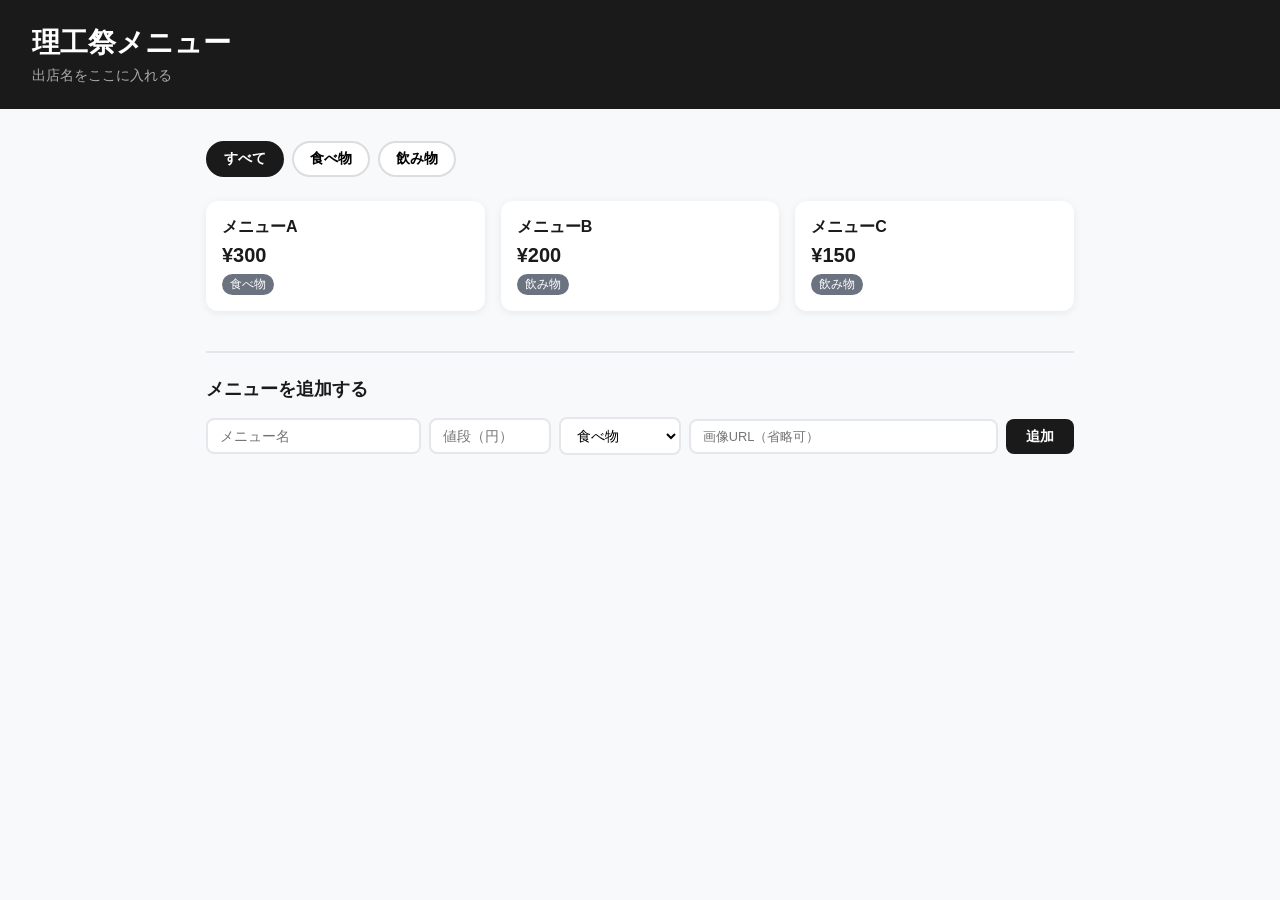
<file: reference/演習C_base/index.html>
<!DOCTYPE html>
<html lang="ja">
<head>
  <meta charset="UTF-8">
  <meta name="viewport" content="width=device-width, initial-scale=1.0">
  <title>理工祭メニュー</title>
  <link rel="stylesheet" href="style.css">
</head>
<body>

  <header class="site-header">
    <div class="header-inner">
      <h1 class="site-title">理工祭メニュー</h1>
      <p class="site-subtitle">出店名をここに入れる</p>
    </div>
  </header>

  <main class="main">

    <!-- カテゴリフィルタ -->
    <div class="filter-bar">
      <button class="filter-btn active" data-category="all">すべて</button>
      <button class="filter-btn" data-category="食べ物">食べ物</button>
      <button class="filter-btn" data-category="飲み物">飲み物</button>
    </div>

    <!-- メニューカード一覧（JSで生成） -->
    <div class="card-grid" id="cardGrid"></div>

    <!-- メニュー追加フォーム -->
    <section class="add-section">
      <h2 class="add-title">メニューを追加する</h2>
      <div class="add-form">
        <input type="text"   id="inputName"     class="form-input" placeholder="メニュー名">
        <input type="number" id="inputPrice"    class="form-input" placeholder="値段（円）">
        <select id="inputCategory" class="form-input">
          <option value="食べ物">食べ物</option>
          <option value="飲み物">飲み物</option>
        </select>
        <input type="url" id="inputImageUrl" class="form-input url-input" placeholder="画像URL（省略可）">
        <button id="addBtn" class="add-btn">追加</button>
      </div>
    </section>

  </main>

  <script src="script.js"></script>
</body>
</html>
</file>
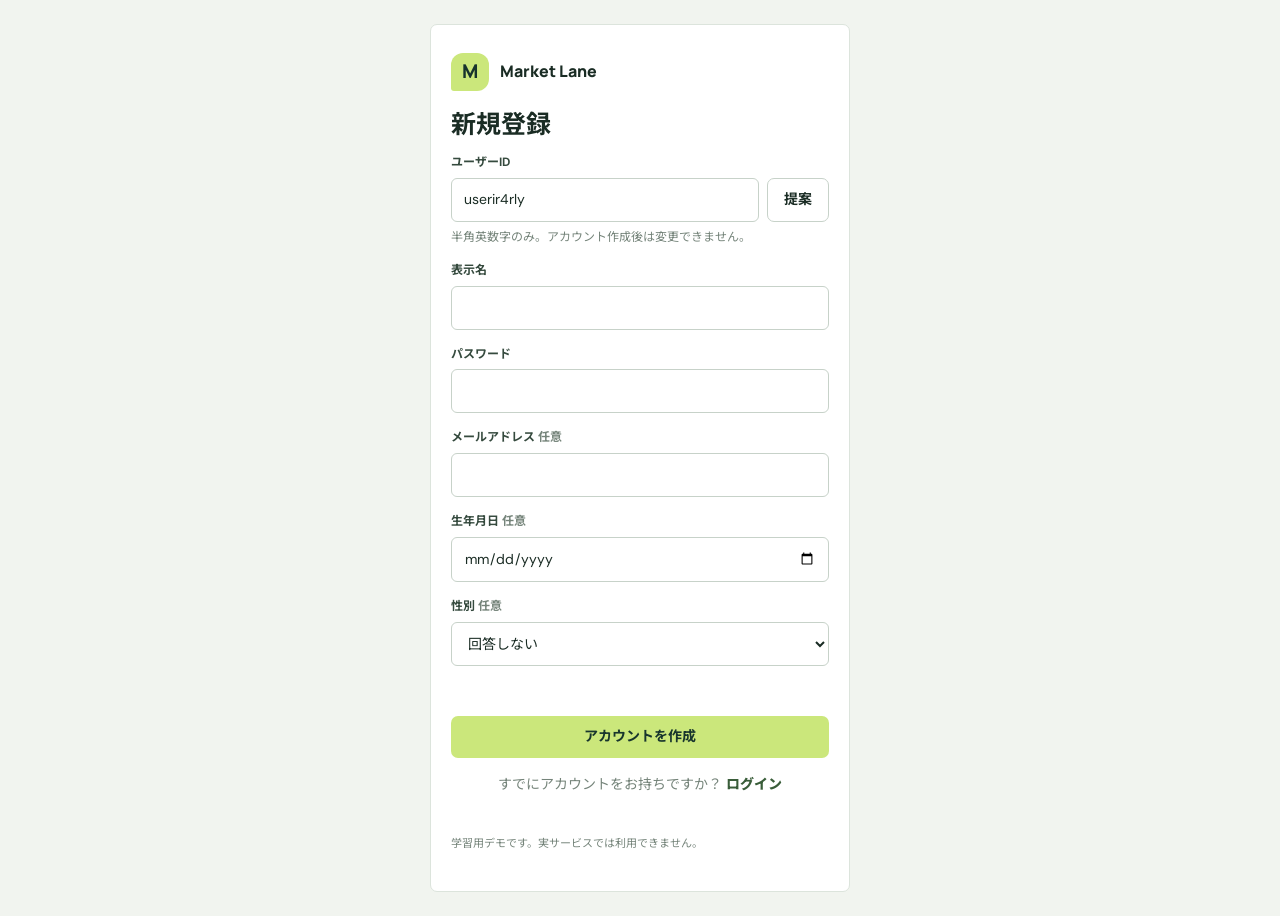
<file: project/register.html>
<!doctype html>
<html lang="ja">
<head>
    <meta charset="UTF-8">
    <meta name="viewport" content="width=device-width, initial-scale=1">
    <meta name="theme-color" content="#f5f4ef">
    <title>Market Lane | 新規登録</title>
    <link rel="preconnect" href="https://fonts.googleapis.com">
    <link rel="preconnect" href="https://fonts.gstatic.com" crossorigin>
    <link href="https://fonts.googleapis.com/css2?family=DM+Sans:wght@400;500;600;700&family=Manrope:wght@500;600;700;800&family=Noto+Sans+JP:wght@400;500;600;700&display=swap" rel="stylesheet">
    <link rel="stylesheet" href="css/style.css">
</head>
<body>
    <div id="app" class="app-shell">
        <main id="authScreen" class="auth-screen" aria-live="polite"></main>
        <div id="toastRegion" class="toast-region" aria-live="polite" aria-atomic="true"></div>
    </div>

    <script src="data/seed.js"></script>
    <script src="js/repositories/local-storage-repository.js"></script>
    <script src="js/services/app-service.js"></script>
    <script src="js/utils/ui-utils.js"></script>
    <script src="js/components/ui-components.js"></script>
    <script src="js/screens/auth-screen.js"></script>
    <script src="js/app.js"></script>
</body>
</html>
</file>
<file: reference/演習C_base/style.css>
/* ===== リセット・ベース ===== */
*, *::before, *::after { box-sizing: border-box; margin: 0; padding: 0; }
body { font-family: 'Helvetica Neue', Arial, sans-serif; background: #f8f9fa; color: #1a1a1a; }

/* ===== ヘッダー ===== */
.site-header {
  background: #1a1a1a;
  color: #fff;
  padding: 1.5rem 2rem;
}
.site-title    { font-size: 1.75rem; font-weight: 800; }
.site-subtitle { font-size: 0.9rem; color: #aaa; margin-top: 0.25rem; }

/* ===== メイン ===== */
.main { max-width: 900px; margin: 0 auto; padding: 2rem 1rem; }

/* ===== フィルタバー ===== */
.filter-bar {
  display: flex;
  gap: 0.5rem;
  margin-bottom: 1.5rem;
  flex-wrap: wrap;
}
.filter-btn {
  padding: 0.4rem 1rem;
  border: 2px solid #ddd;
  border-radius: 9999px;
  background: #fff;
  cursor: pointer;
  font-size: 0.9rem;
  font-weight: 600;
  transition: all 0.2s;
}
.filter-btn.active,
.filter-btn:hover {
  background: #1a1a1a;
  color: #fff;
  border-color: #1a1a1a;
}

/* ===== カードグリッド ===== */
.card-grid {
  display: grid;
  grid-template-columns: repeat(auto-fill, minmax(220px, 1fr));
  gap: 1rem;
  margin-bottom: 2.5rem;
}

/* ===== メニューカード ===== */
.menu-card {
  background: #fff;
  border-radius: 12px;
  overflow: hidden;
  box-shadow: 0 2px 8px rgba(0,0,0,0.07);
  display: flex;
  flex-direction: column;
}
.card-image {
  width: 100%;
  height: 160px;
  overflow: hidden;
  background: #f1f5f9;
  display: flex;
  align-items: center;
  justify-content: center;
}
.card-img {
  width: 100%;
  height: 100%;
  object-fit: cover;
  display: block;
}
.card-img-placeholder {
  font-size: 3.5rem;
  line-height: 1;
}
.card-body {
  padding: 1rem;
  flex: 1;
  display: flex;
  flex-direction: column;
  gap: 0.4rem;
}
.card-name     { font-size: 1rem; font-weight: 700; }
.card-price    { font-size: 1.25rem; font-weight: 800; color: #1a1a1a; }
.card-category {
  font-size: 0.75rem;
  color: #fff;
  background: #6b7280;
  display: inline-block;
  padding: 0.15rem 0.5rem;
  border-radius: 9999px;
  align-self: flex-start;
}
.card-actions  { display: flex; gap: 0.5rem; margin-top: 0.75rem; }

.soldout-btn {
  flex: 1;
  padding: 0.4rem;
  border: 2px solid #e5e7eb;
  border-radius: 8px;
  background: #fff;
  cursor: pointer;
  font-size: 0.8rem;
  font-weight: 700;
  transition: all 0.2s;
}
.soldout-btn:hover { background: #fee2e2; border-color: #ef4444; color: #ef4444; }

.delete-btn {
  padding: 0.4rem 0.6rem;
  border: 2px solid #e5e7eb;
  border-radius: 8px;
  background: #fff;
  cursor: pointer;
  font-size: 0.8rem;
  color: #9ca3af;
  transition: all 0.2s;
}
.delete-btn:hover { background: #f3f4f6; color: #ef4444; border-color: #ef4444; }

/* 完売状態 */
.menu-card.sold-out .card-image { filter: grayscale(1); opacity: 0.5; }
.menu-card.sold-out .card-name  { text-decoration: line-through; color: #9ca3af; }
.menu-card.sold-out .soldout-btn { background: #fee2e2; border-color: #ef4444; color: #ef4444; }

/* ===== 追加フォーム ===== */
.add-section { border-top: 2px solid #e5e7eb; padding-top: 1.5rem; }
.add-title   { font-size: 1.1rem; font-weight: 700; margin-bottom: 1rem; }
.add-form {
  display: flex;
  gap: 0.5rem;
  flex-wrap: wrap;
  align-items: center;
}
.form-input {
  padding: 0.5rem 0.75rem;
  border: 2px solid #e5e7eb;
  border-radius: 8px;
  font-size: 0.9rem;
  background: #fff;
  min-width: 0;
}
.form-input:focus { outline: none; border-color: #1a1a1a; }
#inputName     { flex: 2; min-width: 140px; }
#inputPrice    { flex: 1; min-width: 90px; }
#inputCategory { flex: 1; min-width: 100px; cursor: pointer; }
.url-input     { flex: 3; min-width: 180px; font-size: 0.8rem; color: #6b7280; }
.add-btn {
  padding: 0.5rem 1.25rem;
  background: #1a1a1a;
  color: #fff;
  border: none;
  border-radius: 8px;
  font-weight: 700;
  font-size: 0.9rem;
  cursor: pointer;
  white-space: nowrap;
  transition: opacity 0.2s;
}
.add-btn:hover { opacity: 0.75; }
</file>
<file: project/css/style.css>
@import url('./base/tokens.css');

*,
*::before,
*::after {
  box-sizing: border-box;
}

html {
  color-scheme: light;
  scroll-behavior: smooth;
}

body {
  min-width: 320px;
  margin: 0;
  background: var(--page);
  color: var(--ink);
  font-family: 'DM Sans', 'Noto Sans JP', sans-serif;
  font-size: 14px;
  line-height: 1.55;
}

button,
input,
select,
textarea {
  font: inherit;
}

button {
  color: inherit;
}

button:focus-visible,
a:focus-visible,
input:focus-visible,
select:focus-visible,
textarea:focus-visible {
  outline: 3px solid color-mix(in srgb, var(--accent) 55%, white);
  outline-offset: 2px;
}

button:disabled {
  cursor: not-allowed;
  opacity: 0.48;
}

[hidden] {
  display: none !important;
}

.app-shell {
  min-height: 100vh;
}

.site-header {
  position: sticky;
  z-index: 20;
  top: 0;
  display: flex;
  min-height: 76px;
  align-items: center;
  justify-content: space-between;
  gap: 24px;
  padding: 12px max(28px, calc((100vw - 1220px) / 2));
  border-bottom: 1px solid var(--line);
  background: color-mix(in srgb, var(--surface) 94%, transparent);
  backdrop-filter: blur(16px);
}

.brand-lockup {
  display: inline-flex;
  align-items: center;
  gap: 11px;
  color: inherit;
  text-decoration: none;
}

.brand-mark {
  display: grid;
  width: 38px;
  aspect-ratio: 1;
  place-items: center;
  border-radius: 12px 12px 12px 3px;
  background: var(--accent);
  color: #17332d;
  font-family: 'Manrope', sans-serif;
  font-size: 19px;
  font-weight: 800;
}

.brand-name {
  display: block;
  font-family: 'Manrope', sans-serif;
  font-size: 16px;
  font-weight: 800;
  letter-spacing: 0;
  line-height: 1.1;
}

.header-actions,
.inline-actions,
.section-heading,
.page-heading,
.store-heading,
.toolbar,
.tab-list,
.segmented-control,
.card-actions,
.form-actions,
.total-line,
.panel-heading,
.sheet-heading,
.settings-row,
.menu-link,
.empty-state-actions {
  display: flex;
  align-items: center;
}

.header-actions,
.inline-actions,
.form-actions {
  gap: 10px;
}

.header-user {
  max-width: 180px;
  overflow: hidden;
  color: var(--muted);
  text-overflow: ellipsis;
  white-space: nowrap;
}

.main-content {
  width: min(1220px, 100%);
  min-height: calc(100vh - 76px);
  margin-inline: auto;
  padding: 36px 30px 100px;
  animation: appear 300ms ease both;
}

.page-heading {
  justify-content: space-between;
  gap: 20px;
  margin-bottom: 25px;
}

h1,
h2,
h3,
p {
  margin-top: 0;
}

h1,
h2,
h3 {
  font-family: 'Manrope', 'Noto Sans JP', sans-serif;
  letter-spacing: 0;
}

h1 {
  margin-bottom: 0;
  font-size: clamp(25px, 4vw, 34px);
  line-height: 1.2;
}

h2 {
  margin-bottom: 0;
  font-size: 20px;
  line-height: 1.3;
}

h3 {
  margin-bottom: 0;
  font-size: 15px;
  line-height: 1.4;
}

.muted,
.help-text {
  color: var(--muted);
}

.small-text {
  font-size: 12px;
}

.sr-only {
  position: absolute;
  width: 1px;
  height: 1px;
  overflow: hidden;
  clip: rect(0, 0, 0, 0);
  white-space: nowrap;
  clip-path: inset(50%);
}

.button,
.icon-button,
.menu-toggle,
.tab-button,
.filter-chip,
.segmented-button,
.quantity-button,
.close-button,
.text-button,
.store-title-button {
  display: inline-flex;
  min-height: 42px;
  align-items: center;
  justify-content: center;
  gap: 8px;
  border: 1px solid transparent;
  border-radius: 7px;
  background: transparent;
  cursor: pointer;
  text-decoration: none;
  transition: background 150ms ease, border-color 150ms ease, color 150ms ease, transform 150ms ease;
}

.button {
  padding: 0 16px;
  background: var(--ink);
  color: #fff;
  font-weight: 700;
}

.button:hover:not(:disabled) {
  background: var(--ink-soft);
  transform: translateY(-1px);
}

.button-primary {
  background: var(--accent);
  color: #18352d;
}

.button-primary:hover:not(:disabled) {
  background: var(--accent-strong);
  color: #102a23;
}

.button-outline {
  border-color: var(--line-strong);
  background: var(--surface);
  color: var(--ink);
}

.button-outline:hover:not(:disabled),
.icon-button:hover:not(:disabled) {
  border-color: var(--ink);
  background: var(--surface-raised);
}

.button-danger {
  border-color: #eab6a9;
  background: #fff6f2;
  color: #a23b27;
}

.button-small {
  min-height: 34px;
  padding-inline: 11px;
  font-size: 12px;
}

.button-block {
  width: 100%;
}

.icon-button {
  width: 42px;
  aspect-ratio: 1;
  border-color: var(--line);
  background: var(--surface);
  color: var(--ink);
  font-size: 17px;
}

.text-button {
  min-height: 30px;
  padding: 0 4px;
  color: var(--accent-deep);
  font-weight: 700;
}

.text-button:hover {
  color: var(--ink);
}

.field-grid {
  display: grid;
  grid-template-columns: repeat(2, minmax(0, 1fr));
  gap: 15px;
}

.field {
  display: grid;
  gap: 6px;
  min-width: 0;
}

.field-full {
  grid-column: 1 / -1;
}

.field label,
.field-label {
  color: var(--ink-soft);
  font-size: 12px;
  font-weight: 700;
}

.input,
.select,
.textarea {
  width: 100%;
  min-height: 44px;
  padding: 10px 12px;
  border: 1px solid var(--line-strong);
  border-radius: 6px;
  background: var(--surface);
  color: var(--ink);
}

.textarea {
  min-height: 96px;
  resize: vertical;
}

.input::placeholder,
.textarea::placeholder {
  color: #98a29c;
}

.form-error,
.form-success {
  min-height: 20px;
  margin: 0;
  color: var(--danger);
  font-size: 12px;
}

.form-success {
  color: var(--success);
}

.auth-screen {
  display: grid;
  min-height: 100vh;
  place-items: center;
  padding: 24px 16px;
  background: var(--page);
}

.auth-panel {
  display: grid;
  width: min(420px, 100%);
  gap: 14px;
  padding: 28px 20px;
  border: 1px solid var(--line);
  border-radius: 7px;
  background: var(--surface);
}

.auth-panel h1 {
  margin: 0;
  font-size: 25px;
}

.auth-form {
  display: grid;
  gap: 15px;
}

.auth-form .field-grid {
  grid-template-columns: 1fr;
}

.auth-switch {
  margin: 2px 0 0;
  color: var(--muted);
  text-align: center;
}

.auth-switch button {
  padding: 0;
  border: 0;
  background: transparent;
  color: var(--accent-deep);
  cursor: pointer;
  font-weight: 800;
}

.auth-logo {
  margin-bottom: 4px;
}

.browser-frame {
  overflow: hidden;
  border: 1px solid var(--line-strong);
  border-radius: 10px 10px 7px 7px;
  background: var(--surface);
  box-shadow: 0 3px 12px rgb(26 44 36 / 5%);
}

.browser-tabbar {
  display: flex;
  min-height: 52px;
  align-items: flex-end;
  gap: 12px;
  padding: 8px 13px 0;
  border-bottom: 1px solid var(--line);
  background: var(--surface-raised);
}

.browser-tab-controls {
  display: flex;
  flex: 0 0 auto;
  align-self: center;
  gap: 6px;
  padding: 0 5px 1px 1px;
}

.browser-tab-controls span {
  width: 9px;
  aspect-ratio: 1;
  border: 1px solid rgb(26 44 36 / 12%);
  border-radius: 50%;
  background: #d87668;
}

.browser-tab-controls span:nth-child(2) {
  background: #e4bd5b;
}

.browser-tab-controls span:nth-child(3) {
  background: #71a77f;
}

.tab-list {
  display: flex;
  min-width: 0;
  flex: 1;
  align-items: flex-end;
  gap: 3px;
  overflow-x: auto;
  scrollbar-width: none;
}

.tab-list::-webkit-scrollbar {
  display: none;
}

.tab-item {
  position: relative;
  display: flex;
  min-width: 150px;
  max-width: 240px;
  height: 39px;
  flex: 0 1 205px;
  align-items: center;
  border-radius: 9px 9px 0 0;
  background: color-mix(in srgb, var(--surface-raised) 76%, var(--line));
}

.tab-item.active {
  z-index: 1;
  background: var(--surface);
  box-shadow: 0 -1px 0 var(--surface), 1px 0 0 var(--surface), -1px 0 0 var(--surface);
}

.tab-button {
  display: block;
  width: 100%;
  min-width: 0;
  min-height: 39px;
  overflow: hidden;
  padding: 0 34px 0 14px;
  border: 0;
  border-radius: inherit;
  background: transparent;
  color: var(--muted);
  cursor: pointer;
  font-weight: 700;
  text-align: left;
  text-overflow: ellipsis;
  white-space: nowrap;
}

.tab-button.active {
  color: var(--ink);
}

.tab-item:not(.active):hover {
  background: color-mix(in srgb, var(--surface) 76%, var(--surface-raised));
}

.tab-close {
  position: absolute;
  top: 9px;
  right: 7px;
  display: grid;
  width: 21px;
  height: 21px;
  place-items: center;
  border: 0;
  border-radius: 50%;
  background: transparent;
  color: var(--muted);
  cursor: pointer;
  font-size: 15px;
  line-height: 1;
}

.tab-close:hover {
  background: var(--line);
  color: var(--ink);
}

.tab-add {
  width: 34px;
  min-width: 34px;
  height: 34px;
  flex: 0 0 34px;
  align-self: center;
  padding: 0;
  border: 0;
  border-radius: 50%;
  background: transparent;
  color: var(--ink-soft);
  cursor: pointer;
  font-size: 21px;
}

.tab-add:hover {
  background: var(--line);
}

.browser-panel {
  min-height: 260px;
  padding: 19px 19px 4px;
  background: var(--surface);
}

.tab-panel-heading {
  display: flex;
  align-items: center;
  justify-content: space-between;
  gap: 12px;
  margin: 0 2px 13px;
}

.tab-panel-heading h2 {
  overflow: hidden;
  font-size: 15px;
  text-overflow: ellipsis;
  white-space: nowrap;
}

.search-area {
  margin-bottom: 23px;
  border: 1px solid var(--line);
  border-radius: 8px;
  background: var(--surface);
}

.search-toggle {
  display: flex;
  width: 100%;
  min-height: 54px;
  align-items: center;
  justify-content: space-between;
  padding: 0 17px;
  border: 0;
  background: transparent;
  cursor: pointer;
  font-weight: 800;
  text-align: left;
  transition: min-height 180ms ease, background 180ms ease;
}

.search-area:has(.search-form) .search-toggle {
  min-height: 66px;
  background: var(--surface-raised);
}

.search-toggle-label {
  display: inline-flex;
  align-items: center;
  gap: 10px;
}

.search-icon {
  display: inline-block;
  width: 16px;
  aspect-ratio: 1;
  border: 2px solid currentColor;
  border-radius: 50%;
  position: relative;
}

.search-icon::after {
  position: absolute;
  right: -6px;
  bottom: -4px;
  width: 7px;
  height: 2px;
  background: currentColor;
  content: '';
  transform: rotate(45deg);
}

.search-form {
  display: grid;
  grid-template-columns: 1fr 1.3fr 1.7fr auto;
  gap: 12px;
  align-items: end;
  padding: 0 17px 17px;
  animation: rise 200ms ease both;
}

.category-options {
  display: flex;
  min-height: 44px;
  flex-wrap: wrap;
  align-items: center;
  gap: 7px;
}

.filter-chip {
  min-height: 32px;
  padding: 0 10px;
  border-color: var(--line-strong);
  background: var(--surface);
  color: var(--muted);
  font-size: 12px;
  font-weight: 700;
}

.filter-chip.active {
  border-color: var(--accent);
  background: var(--accent-soft);
  color: var(--ink);
}

.section-heading {
  justify-content: space-between;
  gap: 14px;
  margin-bottom: 13px;
}

.store-section {
  margin-bottom: 34px;
  padding-bottom: 27px;
  border-bottom: 1px solid var(--line);
  animation: rise 350ms ease both;
}

.store-heading {
  justify-content: space-between;
  gap: 14px;
  margin-bottom: 15px;
}

.store-title-button {
  min-height: auto;
  justify-content: flex-start;
  padding: 0;
  border: 0;
  font-family: 'Manrope', 'Noto Sans JP', sans-serif;
  font-size: 19px;
  font-weight: 800;
}

.store-title-button:hover {
  color: var(--accent-deep);
}

.product-row {
  display: grid;
  grid-auto-columns: minmax(210px, 1fr);
  grid-auto-flow: column;
  align-items: start;
  gap: 13px;
  overflow-x: auto;
  padding: 2px 2px 10px;
  scroll-snap-type: x mandatory;
  scrollbar-color: var(--line-strong) transparent;
  scrollbar-width: thin;
}

.product-card {
  min-width: 0;
  overflow: hidden;
  border: 1px solid var(--line);
  border-radius: 7px;
  background: var(--surface);
  scroll-snap-align: start;
  transition: border-color 150ms ease, transform 180ms ease;
}

.product-card:hover {
  border-color: #a4b2a9;
  transform: translateY(-2px);
}

.product-card-trigger {
  display: block;
  width: 100%;
  padding: 0;
  border: 0;
  background: transparent;
  cursor: pointer;
  text-align: left;
}

.product-image-wrap {
  position: relative;
  display: block;
  width: 100%;
  overflow: hidden;
  aspect-ratio: 1.45;
  background: var(--surface-raised);
}

.product-image,
.detail-image,
.store-cover {
  display: block;
  width: 100%;
  height: 100%;
  object-fit: cover;
}

.product-image {
  transition: transform 350ms ease;
}

.product-card:hover .product-image {
  transform: scale(1.035);
}

.stock-badge,
.category-badge,
.status-badge {
  display: inline-flex;
  min-height: 23px;
  align-items: center;
  padding: 2px 8px;
  border-radius: 4px;
  background: var(--surface-raised);
  color: var(--ink-soft);
  font-size: 10px;
  font-weight: 800;
}

.stock-badge {
  position: absolute;
  right: 8px;
  bottom: 8px;
  background: rgb(255 255 255 / 93%);
}

.product-body {
  display: grid;
  align-content: start;
  gap: 5px;
  padding: 10px 12px;
}

.product-name {
  display: -webkit-box;
  overflow: hidden;
  -webkit-box-orient: vertical;
  -webkit-line-clamp: 2;
  font-size: 13px;
  font-weight: 800;
  line-height: 1.55;
}

.product-meta {
  display: flex;
  align-items: center;
  justify-content: space-between;
  gap: 8px;
}

.product-price {
  font-family: 'Manrope', sans-serif;
  font-size: 18px;
  font-weight: 800;
  white-space: nowrap;
}

.category-badge {
  background: var(--accent-soft);
  color: var(--accent-deep);
}

.card-actions {
  gap: 7px;
  margin-top: 2px;
}

.card-actions .button {
  flex: 1;
}

.store-page-hero {
  display: grid;
  min-height: 240px;
  grid-template-columns: minmax(0, 1.1fr) minmax(240px, 0.9fr);
  overflow: hidden;
  margin-bottom: 30px;
  border-radius: 9px;
  background: var(--ink);
  color: white;
}

.store-page-copy {
  align-self: center;
  padding: clamp(22px, 5vw, 48px);
}

.store-page-copy h1 {
  margin-bottom: 10px;
}

.store-page-copy p {
  max-width: 520px;
  margin: 0 0 17px;
  color: rgb(255 255 255 / 76%);
}

.store-page-image {
  min-height: 230px;
  background: #53695d;
}

.store-info-line {
  display: flex;
  flex-wrap: wrap;
  gap: 8px 18px;
  margin-top: 14px;
  color: rgb(255 255 255 / 72%);
  font-size: 12px;
}

.segmented-control {
  width: fit-content;
  gap: 4px;
  padding: 4px;
  border: 1px solid var(--line);
  border-radius: 7px;
  background: var(--surface-raised);
}

.segmented-button {
  min-height: 34px;
  padding: 0 13px;
  color: var(--muted);
  font-size: 12px;
  font-weight: 800;
}

.segmented-button.active {
  background: var(--surface);
  color: var(--ink);
  box-shadow: 0 1px 3px rgb(20 36 28 / 10%);
}

.list-stack {
  display: grid;
  gap: 11px;
}

.cart-row,
.favorite-row,
.order-card,
.settings-section,
.account-panel {
  border: 1px solid var(--line);
  border-radius: 7px;
  background: var(--surface);
}

.cart-row,
.favorite-row {
  display: grid;
  grid-template-columns: 86px minmax(0, 1fr) auto;
  gap: 14px;
  align-items: center;
  padding: 11px;
}

.cart-row-image {
  width: 86px;
  aspect-ratio: 1.15;
  border-radius: 5px;
  background: var(--surface-raised);
  object-fit: cover;
}

.cart-row-name {
  margin-bottom: 4px;
  font-weight: 800;
}

.quantity-control {
  display: inline-flex;
  align-items: center;
  gap: 9px;
}

.quantity-button {
  width: 32px;
  min-height: 32px;
  border-color: var(--line-strong);
  background: var(--surface);
}

.quantity-value {
  min-width: 22px;
  text-align: center;
  font-weight: 800;
}

.cart-summary {
  display: flex;
  justify-content: flex-end;
  margin-top: 17px;
}

.cart-summary-inner {
  width: min(100%, 390px);
  padding: 16px;
  border: 1px solid var(--line);
  border-radius: 7px;
  background: var(--surface);
}

.total-line {
  justify-content: space-between;
  gap: 14px;
  margin-bottom: 12px;
}

.total-line strong {
  font-family: 'Manrope', sans-serif;
  font-size: 21px;
}

.cart-list-item {
  display: grid;
  grid-template-columns: minmax(0, 1fr) auto auto;
  align-items: center;
  gap: 14px;
  padding: 15px;
  border: 1px solid var(--line);
  border-radius: 7px;
  background: var(--surface);
}

.cart-list-title {
  font-size: 16px;
  font-weight: 800;
}

.order-card {
  padding: 17px;
}

.order-card + .order-card {
  margin-top: 12px;
}

.order-store {
  margin: 14px 0 7px;
  padding-top: 12px;
  border-top: 1px solid var(--line);
  font-weight: 800;
}

.order-item-line {
  display: flex;
  justify-content: space-between;
  gap: 15px;
  padding: 5px 0;
  color: var(--muted);
}

.settings-layout {
  display: grid;
  grid-template-columns: minmax(200px, 0.7fr) minmax(0, 1.6fr);
  align-items: start;
  gap: 23px;
}

.settings-nav {
  position: sticky;
  top: 100px;
  display: grid;
  gap: 4px;
}

.settings-nav button {
  min-height: 42px;
  padding: 0 12px;
  border: 0;
  border-radius: 5px;
  background: transparent;
  cursor: pointer;
  text-align: left;
}

.settings-nav button:hover,
.settings-nav button.active {
  background: var(--accent-soft);
  color: var(--accent-deep);
  font-weight: 800;
}

.settings-content {
  display: grid;
  gap: 13px;
}

.settings-section,
.account-panel {
  padding: 19px;
}

.settings-section h2,
.account-panel h2 {
  margin-bottom: 14px;
  font-size: 17px;
}

.settings-row {
  min-height: 53px;
  justify-content: space-between;
  gap: 16px;
  border-top: 1px solid var(--line);
}

.settings-row:first-of-type {
  border-top: 0;
}

.theme-options {
  display: flex;
  flex-wrap: wrap;
  gap: 8px;
}

.theme-swatch {
  width: 30px;
  height: 30px;
  padding: 0;
  border: 2px solid var(--surface);
  border-radius: 50%;
  background: var(--swatch);
  box-shadow: 0 0 0 1px var(--line-strong);
  cursor: pointer;
}

.theme-swatch.active {
  box-shadow: 0 0 0 2px var(--ink);
}

.toggle-control {
  position: relative;
  display: inline-flex;
  width: 46px;
  min-height: 26px;
  align-items: center;
}

.toggle-control input {
  position: absolute;
  width: 1px;
  height: 1px;
  opacity: 0;
}

.toggle-track {
  width: 46px;
  height: 26px;
  padding: 3px;
  border-radius: 20px;
  background: #c5cec8;
  cursor: pointer;
  transition: background 150ms ease;
}

.toggle-track::after {
  display: block;
  width: 20px;
  height: 20px;
  border-radius: 50%;
  background: white;
  content: '';
  transition: transform 150ms ease;
}

.toggle-control input:checked + .toggle-track {
  background: var(--accent-deep);
}

.toggle-control input:checked + .toggle-track::after {
  transform: translateX(20px);
}

.color-input {
  width: 44px;
  height: 34px;
  padding: 2px;
  border: 1px solid var(--line-strong);
  border-radius: 5px;
  background: var(--surface);
  cursor: pointer;
}

.menu-toggle {
  position: fixed;
  z-index: 40;
  bottom: 22px;
  left: 22px;
  width: 54px;
  aspect-ratio: 1;
  border-color: rgb(255 255 255 / 25%);
  border-radius: 16px 16px 16px 5px;
  background: var(--ink);
  color: white;
  box-shadow: 0 8px 25px rgb(18 33 27 / 22%);
}

.menu-toggle:hover {
  background: var(--accent-deep);
  transform: translateY(-2px);
}

.menu-toggle-icon {
  display: grid;
  width: 18px;
  gap: 5px;
}

.menu-toggle-icon span {
  height: 2px;
  border-radius: 2px;
  background: currentColor;
}

.side-menu {
  position: fixed;
  z-index: 35;
  bottom: 88px;
  left: 22px;
  display: grid;
  width: min(260px, calc(100vw - 44px));
  gap: 5px;
  padding: 12px;
  border: 1px solid var(--line);
  border-radius: 9px;
  background: var(--surface);
  box-shadow: 0 16px 45px rgb(18 33 27 / 18%);
  animation: rise 180ms ease both;
}

.menu-link {
  min-height: 44px;
  gap: 12px;
  padding: 0 12px;
  border: 0;
  border-radius: 5px;
  background: transparent;
  cursor: pointer;
  font-weight: 700;
  text-align: left;
}

.menu-link:hover,
.menu-link.active {
  background: var(--accent-soft);
  color: var(--accent-deep);
}

.menu-link-icon {
  display: inline-grid;
  width: 22px;
  place-items: center;
  font-size: 16px;
}

.overlay-backdrop {
  position: fixed;
  z-index: 60;
  inset: 0;
  display: flex;
  align-items: flex-end;
  justify-content: center;
  background: rgb(11 27 21 / 52%);
  animation: fade-in 160ms ease both;
}

.bottom-sheet {
  width: min(620px, 100%);
  max-height: min(91vh, 850px);
  overflow-y: auto;
  padding: 10px 25px 28px;
  border-radius: 15px 15px 0 0;
  background: var(--surface);
  box-shadow: 0 -14px 50px rgb(12 31 24 / 18%);
  animation: sheet-up 230ms cubic-bezier(0.2, 0.75, 0.3, 1) both;
  touch-action: pan-y;
}

.sheet-grab-zone {
  display: grid;
  min-height: 27px;
  place-items: center;
  cursor: grab;
  touch-action: none;
}

.sheet-grab {
  width: 39px;
  height: 4px;
  border-radius: 3px;
  background: #c7d0ca;
}

.sheet-heading {
  justify-content: space-between;
  gap: 16px;
  margin-bottom: 12px;
}

.sheet-heading:has(.close-button:only-child) {
  justify-content: flex-end;
}

.close-button {
  width: 36px;
  min-height: 36px;
  border-color: var(--line);
  background: var(--surface);
  font-size: 20px;
}

.detail-image-wrap {
  overflow: hidden;
  aspect-ratio: 1.7;
  margin: 0 -25px 18px;
  background: var(--surface-raised);
}

.detail-body {
  display: grid;
  gap: 12px;
}

.detail-body h2 {
  font-size: 25px;
}

.detail-price {
  font-family: 'Manrope', sans-serif;
  font-size: 29px;
  font-weight: 800;
}

.detail-description {
  margin: 0;
  color: var(--muted);
}

.sheet-actions {
  display: grid;
  grid-template-columns: auto 1fr 1.4fr;
  gap: 9px;
  margin-top: 7px;
}

.toast-region {
  position: fixed;
  z-index: 90;
  right: 20px;
  bottom: 20px;
  display: grid;
  width: min(360px, calc(100vw - 40px));
  gap: 8px;
  pointer-events: none;
}

.toast {
  padding: 12px 15px;
  border: 1px solid rgb(255 255 255 / 25%);
  border-radius: 6px;
  background: var(--ink);
  color: white;
  box-shadow: 0 8px 25px rgb(18 33 27 / 18%);
  animation: rise 180ms ease both;
}

.toast.error {
  background: #9e3f2a;
}

.empty-state {
  display: grid;
  min-height: 220px;
  align-content: center;
  justify-items: center;
  padding: 25px;
  border: 1px dashed var(--line-strong);
  border-radius: 7px;
  background: color-mix(in srgb, var(--surface) 65%, transparent);
  text-align: center;
}

.empty-state h2,
.empty-state h3 {
  margin-bottom: 5px;
}

.empty-state p {
  max-width: 380px;
  margin-bottom: 13px;
  color: var(--muted);
}

.check-row {
  display: flex;
  flex-wrap: wrap;
  gap: 8px;
}

.check-option {
  display: inline-flex;
  min-height: 34px;
  align-items: center;
  gap: 7px;
  padding: 0 9px;
  border: 1px solid var(--line);
  border-radius: 5px;
  background: var(--surface);
  color: var(--muted);
  font-size: 12px;
}

.check-option:has(input:checked) {
  border-color: var(--accent);
  background: var(--accent-soft);
  color: var(--accent-deep);
}

.inline-input {
  display: flex;
  gap: 8px;
}

.inline-input .input {
  flex: 1;
}

.store-card-row {
  display: grid;
  grid-template-columns: 112px 1fr auto;
  align-items: center;
  gap: 13px;
  padding: 9px;
  border: 1px solid var(--line);
  border-radius: 6px;
  background: var(--surface);
}

.store-card-row img {
  width: 112px;
  aspect-ratio: 1.4;
  border-radius: 4px;
  object-fit: cover;
}

.store-card-row h3 {
  margin-bottom: 4px;
}

.footer-note {
  margin-top: 25px;
  color: var(--muted);
  font-size: 11px;
}

[data-theme='dark'] {
  color-scheme: dark;
  --page: #15221d;
  --surface: #1c2d25;
  --surface-raised: #24372e;
  --ink: #f0f5ef;
  --ink-soft: #d7e1d9;
  --muted: #a9b9ad;
  --line: #31483b;
  --line-strong: #496252;
  --accent-soft: #334a37;
  --accent-deep: #cde994;
  --danger: #ff9a83;
  --success: #a7e1bd;
}

[data-theme='custom'] {
  --accent: var(--user-accent, #d45d3f);
  --accent-strong: color-mix(in srgb, var(--user-accent, #d45d3f) 78%, black);
  --accent-soft: color-mix(in srgb, var(--user-accent, #d45d3f) 14%, white);
  --accent-deep: color-mix(in srgb, var(--user-accent, #d45d3f) 75%, #1c2922);
}

[data-reduce-motion='true'] *,
[data-reduce-motion='true'] *::before,
[data-reduce-motion='true'] *::after {
  scroll-behavior: auto !important;
  animation-duration: 0.01ms !important;
  animation-iteration-count: 1 !important;
  transition-duration: 0.01ms !important;
}

@keyframes appear {
  from { opacity: 0; }
  to { opacity: 1; }
}

@keyframes rise {
  from { opacity: 0; transform: translateY(8px); }
  to { opacity: 1; transform: translateY(0); }
}

@keyframes fade-in {
  from { opacity: 0; }
  to { opacity: 1; }
}

@keyframes sheet-up {
  from { opacity: 0.7; transform: translateY(25px); }
  to { opacity: 1; transform: translateY(0); }
}

@media (max-width: 850px) {
  .search-form {
    grid-template-columns: repeat(2, minmax(0, 1fr));
  }

  .settings-layout {
    grid-template-columns: 1fr;
  }

  .settings-nav {
    position: static;
    display: flex;
    overflow-x: auto;
  }

  .settings-nav button {
    flex: 0 0 auto;
  }
}

@media (max-width: 620px) {
  .site-header {
    min-height: 66px;
    padding: 10px 16px;
  }

  .brand-mark {
    width: 34px;
  }

  .header-user {
    display: none;
  }

  .main-content {
    min-height: calc(100vh - 66px);
    padding: 25px 16px 95px;
  }

  .page-heading {
    align-items: flex-start;
  }

  .page-heading .button {
    flex: 0 0 auto;
  }

  .auth-screen {
    display: grid;
    padding: 16px;
  }

  .auth-panel {
    padding: 22px 18px;
  }

  .field-grid {
    grid-template-columns: 1fr;
  }

  .field-full {
    grid-column: auto;
  }

  .shopping-toolbar {
    grid-template-columns: 1fr;
    gap: 10px;
  }

  .shopping-toolbar > .button {
    justify-self: start;
  }

  .search-form {
    grid-template-columns: 1fr;
  }

  .product-row {
    grid-auto-columns: minmax(205px, 72vw);
  }

  .store-page-hero {
    grid-template-columns: 1fr;
  }

  .store-page-image {
    min-height: 150px;
    max-height: 190px;
    grid-row: 1;
  }

  .cart-row,
  .favorite-row {
    grid-template-columns: 68px minmax(0, 1fr);
    gap: 10px;
  }

  .cart-row > :last-child,
  .favorite-row > :last-child {
    grid-column: 2;
    justify-self: start;
  }

  .cart-row-image {
    width: 68px;
  }

  .settings-row {
    align-items: flex-start;
    flex-direction: column;
    padding-block: 10px;
  }

  .settings-row .inline-actions {
    flex-wrap: wrap;
  }

  .cart-list-item {
    grid-template-columns: minmax(0, 1fr) auto;
    gap: 8px;
  }

  .cart-list-item > :last-child {
    grid-column: 1 / -1;
    justify-self: end;
  }

  .sheet-actions {
    grid-template-columns: auto 1fr;
  }

  .sheet-actions .button:last-child {
    grid-column: 1 / -1;
  }

  .bottom-sheet {
    padding-inline: 19px;
  }

  .detail-image-wrap {
    margin-inline: -19px;
  }

  .store-card-row {
    grid-template-columns: 78px 1fr;
  }

  .store-card-row img {
    width: 78px;
  }

  .store-card-row > :last-child {
    grid-column: 2;
    justify-self: start;
  }

  .menu-toggle {
    bottom: 15px;
    left: 15px;
  }

  .side-menu {
    bottom: 79px;
    left: 15px;
  }

  .toast-region {
    right: 12px;
    bottom: 12px;
    width: min(340px, calc(100vw - 24px));
  }
}
</file>
